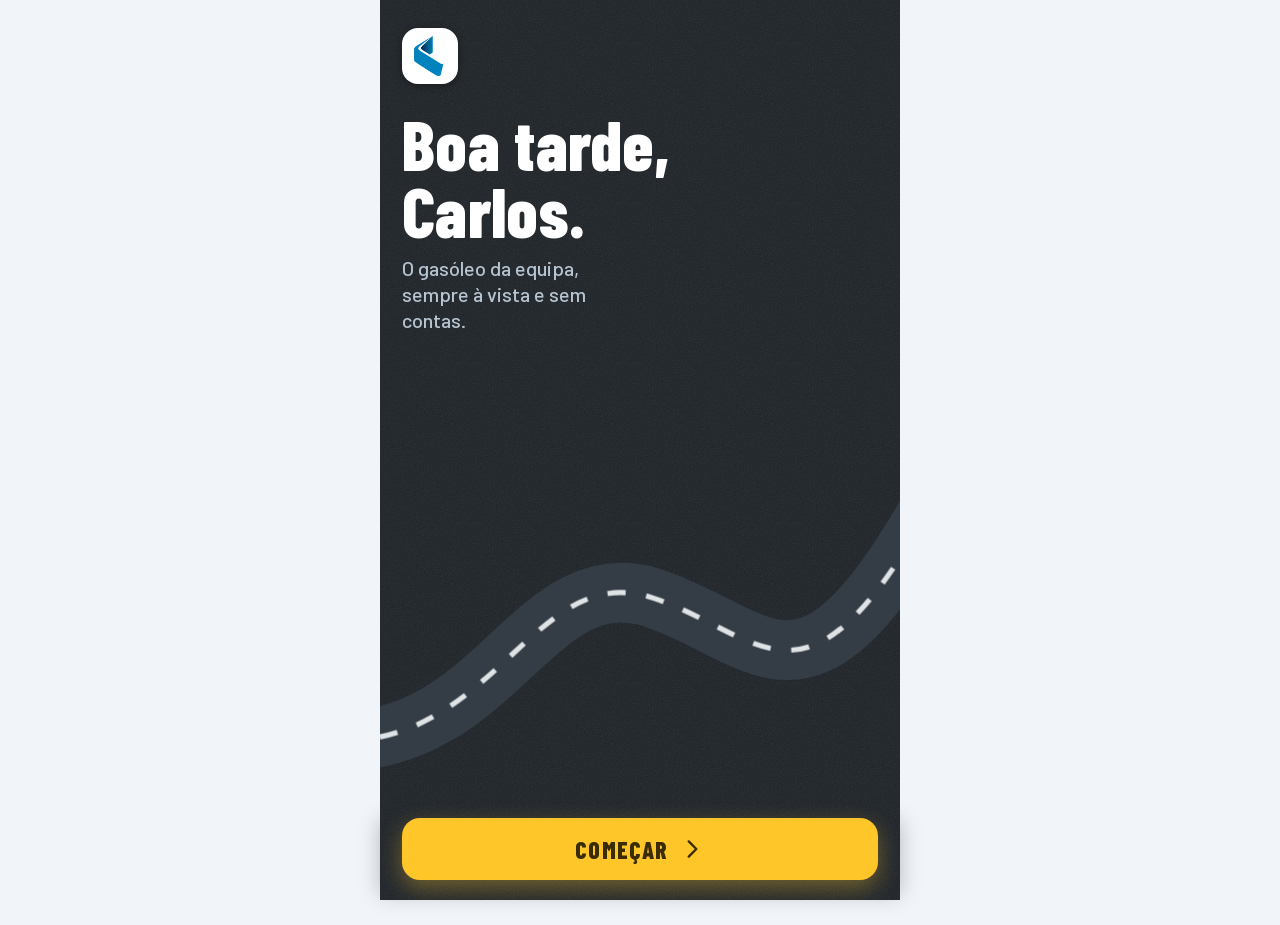
<file: index.html>
<!doctype html>
<html lang="pt-PT">
<head>
  <meta charset="utf-8">
  <meta name="viewport" content="width=device-width, initial-scale=1, viewport-fit=cover">
  <title>JJR · Gasóleo</title>
  <meta name="description" content="Controlo diário de gasóleo, horas das máquinas e depósito da carrinha.">
  <meta name="robots" content="noindex">
  <meta name="theme-color" content="#1c2126">
  <meta name="color-scheme" content="light">
  <meta name="apple-mobile-web-app-capable" content="yes">
  <meta name="mobile-web-app-capable" content="yes">
  <meta name="apple-mobile-web-app-status-bar-style" content="black-translucent">
  <meta name="apple-mobile-web-app-title" content="Gasóleo">
  <link rel="manifest" href="manifest.webmanifest">
  <link rel="icon" href="img/icon-192.png" type="image/png">
  <link rel="apple-touch-icon" href="img/apple-touch-icon.png">
  <link rel="preload" href="fonts/BarlowCondensed-800.woff2" as="font" type="font/woff2" crossorigin>
  <link rel="stylesheet" href="css/fonts.css">
  <link rel="stylesheet" href="css/app.css">
</head>
<body>
  <div id="demo-bar" class="demo-bar" hidden><span>Apresentação · dados fictícios</span><button id="demo-exit" type="button">Sair</button></div>
  <div id="app"><div id="view"></div></div>

  <nav class="tabs" aria-label="Navegação">
    <button class="tab on" data-view="hoje" type="button"><svg class="ic" width="26" height="26" viewBox="0 0 24 24" fill="none" stroke="currentColor" stroke-width="2.2" stroke-linecap="round" stroke-linejoin="round" aria-hidden="true"><path d="M3 11l9-8 9 8M5 10v10h14V10"/></svg><span>Hoje</span></button>
    <button class="tab" data-view="maquinas" type="button"><svg class="ic" width="26" height="26" viewBox="0 0 24 24" fill="none" stroke="currentColor" stroke-width="2.2" stroke-linecap="round" stroke-linejoin="round" aria-hidden="true"><path d="M3 7h11v9H3zM14 10h4l3 3v3h-7M7 19a2 2 0 100-4 2 2 0 000 4zM17 19a2 2 0 100-4 2 2 0 000 4z"/></svg><span>Máquinas</span></button>
    <button class="tab" data-view="mes" type="button"><svg class="ic" width="26" height="26" viewBox="0 0 24 24" fill="none" stroke="currentColor" stroke-width="2.2" stroke-linecap="round" stroke-linejoin="round" aria-hidden="true"><path d="M4 20V10M10 20V4M16 20v-7M22 20H2"/></svg><span>Mês</span></button>
  </nav>

  <div id="layers"></div>
  <div id="toasts" aria-live="polite"></div>
  <noscript>Esta aplicação precisa de JavaScript.</noscript>
  <script type="module" src="js/app.js"></script>
</body>
</html>
</file>
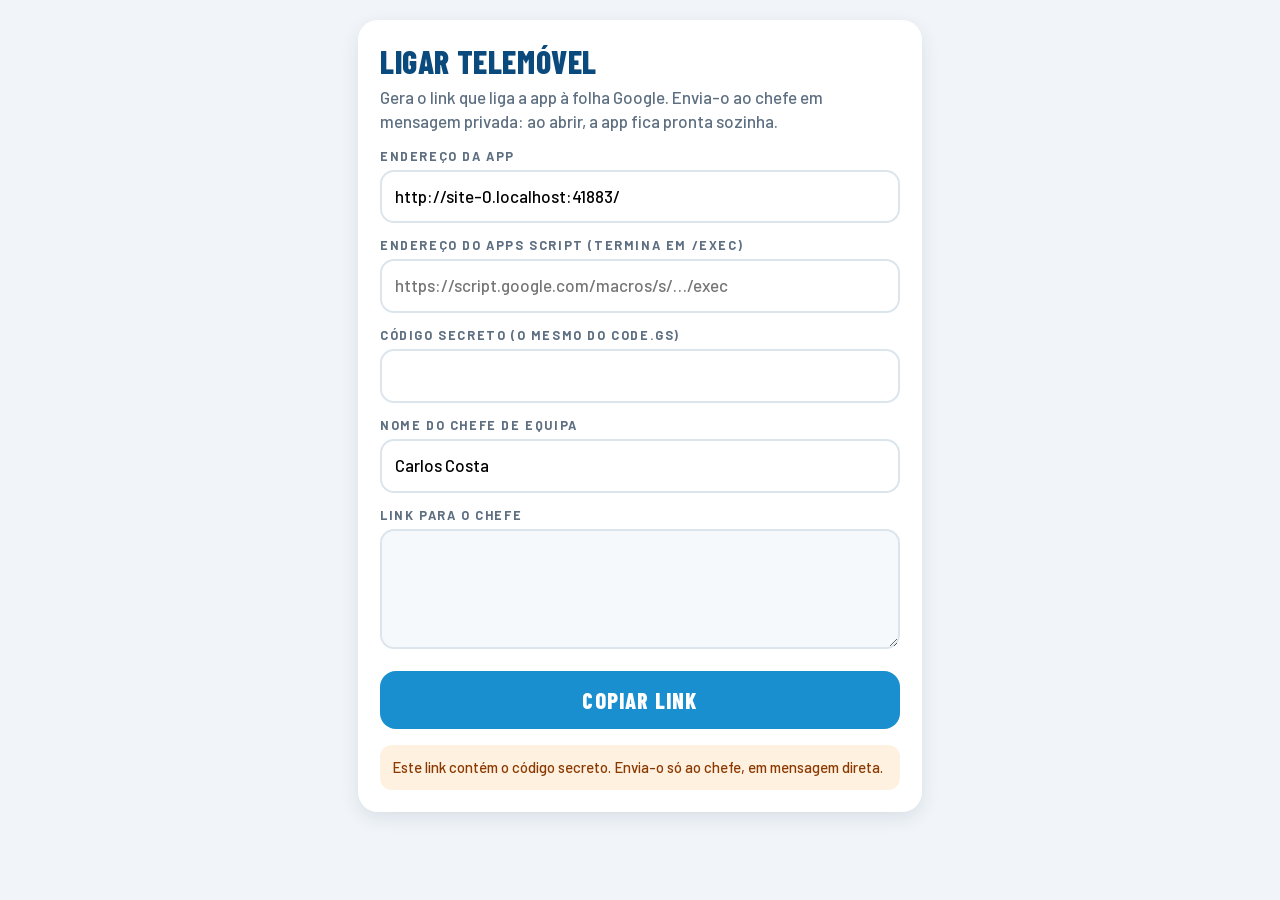
<file: ligar.html>
<!doctype html>
<html lang="pt-PT">
<head>
<meta charset="utf-8">
<meta name="viewport" content="width=device-width, initial-scale=1">
<meta name="robots" content="noindex">
<title>Ligar telemóvel · JJR Gasóleo</title>
<link rel="stylesheet" href="css/fonts.css">
<style>
  body { margin: 0; font: 500 17px/1.4 'Barlow', system-ui, sans-serif; background: #f1f5f9; color: #17212b; padding: 20px; }
  main { max-width: 520px; margin: 0 auto; background: #fff; border-radius: 20px; padding: 22px; box-shadow: 0 6px 18px rgba(11,40,70,.1); }
  h1 { font: 800 32px 'Barlow Condensed', sans-serif; letter-spacing: .6px; text-transform: uppercase; color: #0b4a7d; margin: 0 0 6px; }
  p { color: #5d6f80; margin: 0 0 14px; }
  label { display: block; font: 700 12.5px 'Barlow', sans-serif; letter-spacing: 1.6px; text-transform: uppercase; color: #5d6f80; margin: 14px 0 6px; }
  input, textarea { width: 100%; box-sizing: border-box; font: inherit; padding: 13px; border: 2.5px solid #dde5ec; border-radius: 14px; }
  textarea { min-height: 120px; word-break: break-all; background: #f6f9fc; }
  button { margin-top: 16px; width: 100%; min-height: 58px; border: 0; border-radius: 16px; background: #1a8fd0; color: #fff; font: 800 22px 'Barlow Condensed', sans-serif; letter-spacing: 1.2px; text-transform: uppercase; }
  .warn { margin-top: 16px; font-size: 15px; background: #fff1e0; color: #8a3a00; padding: 12px; border-radius: 12px; }
</style>
</head>
<body>
<main>
  <h1>Ligar telemóvel</h1>
  <p>Gera o link que liga a app à folha Google. Envia-o ao chefe em mensagem privada: ao abrir, a app fica pronta sozinha.</p>
  <label for="app">Endereço da app</label>
  <input id="app" autocapitalize="off">
  <label for="url">Endereço do Apps Script (termina em /exec)</label>
  <input id="url" placeholder="https://script.google.com/macros/s/…/exec" autocapitalize="off">
  <label for="tok">Código secreto (o mesmo do Code.gs)</label>
  <input id="tok" autocapitalize="off">
  <label for="nome">Nome do chefe de equipa</label>
  <input id="nome" value="Carlos Costa">
  <label for="out">Link para o chefe</label>
  <textarea id="out" readonly></textarea>
  <button id="copy" type="button">Copiar link</button>
  <div class="warn">Este link contém o código secreto. Envia-o só ao chefe, em mensagem direta.</div>
</main>
<script>
  const $ = (id) => document.getElementById(id);
  $('app').value = location.href.replace(/ligar\.html.*$/, '');
  const build = () => {
    const base = $('app').value.trim(), url = $('url').value.trim(), t = $('tok').value.trim(), n = $('nome').value.trim();
    $('out').value = base && url && t ? `${base}#setup=${encodeURIComponent(url)}&t=${encodeURIComponent(t)}${n ? '&n=' + encodeURIComponent(n) : ''}` : '';
  };
  ['app', 'url', 'tok', 'nome'].forEach((i) => $(i).addEventListener('input', build));
  $('copy').onclick = async () => { build(); try { await navigator.clipboard.writeText($('out').value); $('copy').textContent = 'Copiado ✓'; } catch { $('out').select(); } };
  build();
</script>
</body>
</html>
</file>
<file: css/fonts.css>
@font-face{font-family:'Barlow';font-weight:400;font-style:normal;font-display:swap;src:url(../fonts/Barlow-400.woff2) format('woff2');}
@font-face{font-family:'Barlow';font-weight:500;font-style:normal;font-display:swap;src:url(../fonts/Barlow-500.woff2) format('woff2');}
@font-face{font-family:'Barlow';font-weight:600;font-style:normal;font-display:swap;src:url(../fonts/Barlow-600.woff2) format('woff2');}
@font-face{font-family:'Barlow';font-weight:700;font-style:normal;font-display:swap;src:url(../fonts/Barlow-700.woff2) format('woff2');}
@font-face{font-family:'Barlow Condensed';font-weight:600;font-style:normal;font-display:swap;src:url(../fonts/BarlowCondensed-600.woff2) format('woff2');}
@font-face{font-family:'Barlow Condensed';font-weight:700;font-style:normal;font-display:swap;src:url(../fonts/BarlowCondensed-700.woff2) format('woff2');}
@font-face{font-family:'Barlow Condensed';font-weight:800;font-style:normal;font-display:swap;src:url(../fonts/BarlowCondensed-800.woff2) format('woff2');}
</file>
<file: css/app.css>
/* JJR · Gasóleo — asfalto no topo (impacto), claro no resto (legível ao sol) */
:root {
  --asf: #1c2126; --asf2: #262d34; --asf3: #343d46;
  --navy: #0b4a7d; --blue: #2c81bd; --sky: #1a8fd0;
  --sign: #ffc629; --paint: #f4f6f8;
  --bg: #f1f5f9; --card: #fff; --ink: #17212b; --muted: #5d6f80; --line: #dde5ec;
  --ok: #16a34a; --ok-soft: #e1f5e8; --warn: #ff7a00; --warn-soft: #fff1e0; --bad: #e5392b; --bad-soft: #fde8e5;
  --disp: 'Barlow Condensed', 'Arial Narrow', system-ui, sans-serif;
  --text: 'Barlow', system-ui, -apple-system, 'Segoe UI', sans-serif;
  --sb: env(safe-area-inset-bottom, 0px); --st: env(safe-area-inset-top, 0px);
  --shadow: 0 6px 18px rgba(11, 40, 70, .10), 0 1px 3px rgba(11, 40, 70, .08);
  --grain: url("data:image/svg+xml;utf8,<svg xmlns='http://www.w3.org/2000/svg' width='160' height='160'><filter id='n'><feTurbulence type='fractalNoise' baseFrequency='.85' numOctaves='2' stitchTiles='stitch'/><feColorMatrix values='0 0 0 0 1 0 0 0 0 1 0 0 0 0 1 0 0 0 .55 0'/></filter><rect width='100%' height='100%' filter='url(%23n)'/></svg>");
  --dash: repeating-linear-gradient(90deg, var(--paint) 0 16px, transparent 16px 30px);
}
* { box-sizing: border-box; -webkit-tap-highlight-color: transparent; }
html { -webkit-text-size-adjust: 100%; }
body { margin: 0; font: 500 17px/1.35 var(--text); color: var(--ink); background: var(--bg); -webkit-font-smoothing: antialiased; overscroll-behavior-y: none; min-height: 100dvh; }
button { font: inherit; color: inherit; border: 0; background: none; cursor: pointer; touch-action: manipulation; padding: 0; }
button:disabled { cursor: not-allowed; }
h1, h2, h3, p { margin: 0; }
input { font: inherit; }
[hidden] { display: none !important; }
.ic { display: block; flex: none; }
.ic-wrap { display: inline-flex; }
body.locked { overflow: hidden; }
:focus-visible { outline: 3px solid var(--sign); outline-offset: 2px; }

#app { max-width: 520px; margin: 0 auto; min-height: 100dvh; padding-bottom: calc(84px + var(--sb)); position: relative; }

/* ---------- faixa de apresentação ---------- */
.demo-bar { position: sticky; top: 0; z-index: 40; display: flex; align-items: center; justify-content: space-between; gap: 10px; padding: calc(6px + var(--st)) 14px 6px; background: var(--sign); color: #3a2c00; font: 700 14px var(--text); letter-spacing: .4px; text-transform: uppercase; }
.demo-bar button { background: #3a2c00; color: var(--sign); border-radius: 99px; padding: 7px 14px; font: 700 13px var(--text); text-transform: uppercase; }

/* ---------- topo de asfalto ---------- */
.hero { position: relative; color: #fff; background: radial-gradient(120% 80% at 0% 0%, #2c353d 0%, var(--asf) 55%), var(--asf); padding: calc(14px + var(--st)) 16px 22px; isolation: isolate; }
.demo-on .hero { padding-top: 14px; }
.hero::before { content: ''; position: absolute; inset: 0; background: var(--grain); opacity: .16; z-index: -1; pointer-events: none; }
.hero::after { content: ''; position: absolute; left: 0; right: 0; bottom: 0; height: 5px; background: var(--dash); opacity: .9; }
.hero.compact { padding-bottom: 18px; }
.brand { display: flex; align-items: center; gap: 10px; }
.brand-mark { width: 42px; height: 42px; border-radius: 12px; background: #fff; display: grid; place-items: center; box-shadow: 0 2px 10px rgba(0, 0, 0, .35); }
.brand-mark img { width: 30px; height: 30px; display: block; }
.brand-name { display: grid; line-height: 1; margin-right: auto; }
.brand-name b { font: 800 26px var(--disp); letter-spacing: 1px; }
.brand-name span { font: 600 12px var(--text); letter-spacing: 2.4px; text-transform: uppercase; color: #9fb1c2; margin-top: 3px; }
.sync { width: 12px; height: 12px; border-radius: 50%; background: var(--ok); box-shadow: 0 0 0 4px rgba(22, 163, 74, .25); flex: none; }
.sync.wait { background: var(--warn); box-shadow: 0 0 0 4px rgba(255, 122, 0, .28); animation: pulse 1.4s infinite; }
.sync.off { background: #7d8b99; box-shadow: 0 0 0 4px rgba(125, 139, 153, .25); }
.sync.bad { background: var(--bad); box-shadow: 0 0 0 4px rgba(229, 57, 43, .3); }
@keyframes pulse { 50% { opacity: .45; } }
.avatar { width: 44px; height: 44px; border-radius: 50%; background: linear-gradient(145deg, var(--sky), var(--navy)); color: #fff; font: 800 21px var(--disp); display: grid; place-items: center; border: 2px solid rgba(255, 255, 255, .85); }
.greet { margin-top: 18px; font: 700 clamp(34px, 9.5vw, 44px)/1 var(--disp); letter-spacing: .3px; }
.greet small { display: block; margin-top: 6px; font: 500 15px var(--text); letter-spacing: .2px; color: #9fb1c2; }
.greet small::first-letter { text-transform: uppercase; }
.page-title { margin-top: 16px; font: 800 38px/1 var(--disp); letter-spacing: .4px; text-transform: uppercase; }

/* ---------- depósito ---------- */
.tank { margin-top: 18px; }
.tank-label { font: 600 12.5px var(--text); letter-spacing: 2px; text-transform: uppercase; color: #9fb1c2; }
.tank-row { display: flex; align-items: flex-end; gap: 12px; margin: 2px 0 10px; }
.tank-num { font: 800 clamp(84px, 24vw, 108px)/.9 var(--disp); letter-spacing: -1px; font-variant-numeric: tabular-nums; }
.tank-of { padding-bottom: 8px; font: 600 22px/1.05 var(--disp); color: #b7c5d2; letter-spacing: .5px; }
.tank-of b { display: block; color: #fff; font-size: 26px; }
.road { position: relative; height: 34px; border-radius: 10px; background: var(--asf3); overflow: hidden; box-shadow: inset 0 2px 6px rgba(0, 0, 0, .5); }
.road-fill { position: absolute; inset: 0 auto 0 0; width: 0; background: linear-gradient(90deg, var(--navy), var(--sky)); transition: width 1.1s cubic-bezier(.2, .8, .2, 1), background .4s; }
.tank[data-tone='warn'] .road-fill { background: linear-gradient(90deg, #c65200, var(--warn)); }
.tank[data-tone='bad'] .road-fill { background: linear-gradient(90deg, #a3190f, var(--bad)); }
.road::after { content: ''; position: absolute; left: 0; right: 0; top: 50%; height: 4px; margin-top: -2px; background: var(--dash); opacity: .85; }
.road-res { position: absolute; top: 0; bottom: 0; width: 4px; margin-left: -2px; background: var(--sign); z-index: 2; }
.ticks { display: flex; justify-content: space-between; margin-top: 6px; font: 600 12.5px var(--text); color: #8696a6; letter-spacing: .4px; position: relative; height: 16px; }
.ticks .res { position: absolute; transform: translateX(-50%); color: var(--sign); white-space: nowrap; }
.forecast { display: flex; align-items: center; gap: 10px; margin-top: 14px; color: #dbe5ee; font: 500 16px/1.25 var(--text); }
.forecast b { color: #fff; }
.forecast .btn-fill { margin-left: auto; flex: none; }
.btn-fill { display: inline-flex; align-items: center; gap: 8px; height: 50px; padding: 0 18px; border-radius: 14px; background: var(--sky); color: #fff; font: 700 19px var(--disp); letter-spacing: .8px; text-transform: uppercase; box-shadow: 0 4px 14px rgba(26, 143, 208, .45); }
.btn-fill:active { transform: scale(.97); }
.alert-low { margin-top: 14px; display: flex; gap: 10px; align-items: center; background: var(--sign); color: #3a2c00; border-radius: 14px; padding: 12px 14px; font: 700 17px/1.2 var(--text); }
.alert-low.bad { background: var(--bad); color: #fff; }
.alert-low > span:not(.ic-wrap) { flex: 1; }

/* ---------- secções claras ---------- */
main { padding: 18px 16px 8px; }
.sec { display: flex; align-items: baseline; justify-content: space-between; margin: 6px 2px 12px; }
.sec h2 { font: 800 22px var(--disp); letter-spacing: 1.4px; text-transform: uppercase; color: var(--navy); }
.sec span { font: 500 14px var(--text); color: var(--muted); }
.grid { display: grid; grid-template-columns: 1fr 1fr; gap: 12px; }
.plate { display: inline-grid; place-items: center; min-width: 66px; height: 44px; padding: 0 12px; border-radius: 10px; background: linear-gradient(160deg, #1a6fb0, var(--navy)); color: #fff; font: 800 28px var(--disp); letter-spacing: 1px; box-shadow: inset 0 0 0 2.5px var(--navy), inset 0 0 0 4.5px #fff, 0 0 0 1.5px var(--navy); position: relative; }
.plate.sm { min-width: 54px; height: 38px; font-size: 23px; }
.mcard { background: var(--card); border-radius: 18px; box-shadow: var(--shadow); padding: 14px; text-align: left; display: grid; gap: 4px; min-height: 134px; align-content: start; position: relative; transition: transform .1s; width: 100%; }
.mcard:active { transform: scale(.97); }
.mcard .model { font: 500 15px var(--text); color: var(--muted); white-space: nowrap; overflow: hidden; text-overflow: ellipsis; margin-top: 6px; }
.mcard .meta { margin-top: auto; padding-top: 6px; display: grid; gap: 0; }
.mcard .meta b { font: 700 27px/1.05 var(--disp); letter-spacing: .3px; font-variant-numeric: tabular-nums; white-space: nowrap; }
.mcard .meta span { font: 500 13.5px var(--text); color: var(--muted); }
.dot { position: absolute; top: 14px; right: 14px; width: 12px; height: 12px; border-radius: 50%; background: var(--ok); }
.dot.warn { background: var(--warn); box-shadow: 0 0 0 4px var(--warn-soft); }
.dot.none { background: #c3cfda; }
.mcard.add { background: transparent; box-shadow: none; border: 2.5px dashed #b4c4d3; color: var(--navy); justify-items: center; align-content: center; text-align: center; }
.mcard.add span { font: 700 18px var(--disp); letter-spacing: 1px; text-transform: uppercase; }
.card { background: var(--card); border-radius: 18px; box-shadow: var(--shadow); }
.list { overflow: hidden; }
.li { display: flex; align-items: center; gap: 12px; width: 100%; text-align: left; padding: 12px 14px; min-height: 66px; }
.li + .li { border-top: 1px solid var(--line); }
.li:active { background: var(--bg); }
.li-main { flex: 1; min-width: 0; display: grid; }
.li-main b { font: 600 17px var(--text); white-space: nowrap; overflow: hidden; text-overflow: ellipsis; }
.li-main small { color: var(--muted); font: 500 14px var(--text); }
.li-val { font: 700 26px var(--disp); letter-spacing: .3px; font-variant-numeric: tabular-nums; text-align: right; }
.li-val small { display: block; font: 500 13px var(--text); color: var(--muted); }
.li-val.plus { color: var(--ok); }
.li-ic { width: 54px; height: 38px; display: grid; place-items: center; border-radius: 10px; background: var(--ok-soft); color: var(--ok); flex: none; }
.empty { text-align: center; color: var(--muted); padding: 26px 16px; display: grid; justify-items: center; gap: 4px; background: var(--card); border-radius: 18px; box-shadow: var(--shadow); }
.empty .ic { color: #b8c7d4; }
.empty b { color: var(--ink); font-weight: 600; }

/* ---------- máquinas ---------- */
.stack { display: grid; gap: 12px; }
.mrow { padding: 14px; text-align: left; width: 100%; display: grid; gap: 10px; }
.mrow-top { display: flex; align-items: center; gap: 12px; }
.mrow-top .model { flex: 1; min-width: 0; font: 600 17px var(--text); white-space: nowrap; overflow: hidden; text-overflow: ellipsis; }
.badge { font: 700 12px var(--text); padding: 5px 10px; border-radius: 99px; letter-spacing: .4px; text-transform: uppercase; background: var(--warn-soft); color: #b24b00; }
.stats3 { display: grid; grid-template-columns: repeat(3, 1fr); border-top: 1px solid var(--line); padding-top: 10px; }
.stats3 > div { display: grid; }
.stats3 b { font: 700 26px var(--disp); font-variant-numeric: tabular-nums; }
.stats3 span { font: 500 13px var(--text); color: var(--muted); }
.spark { color: var(--sky); padding: 4px 8px 0 0; }
.spark svg { width: 100%; height: 64px; overflow: visible; display: block; }
.spark-cap { font: 500 13px var(--text); color: var(--muted); }

/* ---------- mês ---------- */
.month { display: flex; align-items: center; justify-content: space-between; margin-top: 14px; }
.month .name { font: 800 30px var(--disp); letter-spacing: .6px; }
.month .name::first-letter { text-transform: uppercase; }
.month .arr { width: 48px; height: 48px; border-radius: 14px; background: rgba(255, 255, 255, .1); display: grid; place-items: center; }
.month .arr:disabled { opacity: .3; }
.big3 { display: grid; grid-template-columns: repeat(3, 1fr); gap: 8px; margin-top: 14px; }
.big3 > div { display: grid; }
.big3 b { font: 800 clamp(30px, 8.6vw, 38px)/1 var(--disp); font-variant-numeric: tabular-nums; }
.big3 b small { font-size: 16px; color: #9fb1c2; font-weight: 600; margin-left: 3px; }
.big3 span { font: 600 12px var(--text); color: #9fb1c2; letter-spacing: 1.2px; text-transform: uppercase; margin-top: 4px; }
.bars { padding: 6px 14px; }
.bar-row { display: grid; grid-template-columns: 60px 1fr; gap: 6px 12px; align-items: center; padding: 11px 0; }
.bar-row + .bar-row { border-top: 1px solid var(--line); }
.bar-id { font: 800 24px var(--disp); color: var(--navy); letter-spacing: .6px; }
.bar-track { height: 14px; border-radius: 7px; background: #e8eef4; overflow: hidden; }
.bar-fill { height: 100%; border-radius: 7px; background: linear-gradient(90deg, var(--navy), var(--sky)); }
.bar-txt { grid-column: 2; display: flex; justify-content: space-between; font: 500 14px var(--text); color: var(--muted); margin-top: -2px; }
.bar-txt b { color: var(--ink); font: 700 17px var(--disp); letter-spacing: .3px; }
.actions { display: grid; grid-template-columns: 1fr 1fr 1fr; gap: 10px; margin: 14px 0; }
.btn { display: inline-flex; align-items: center; justify-content: center; gap: 8px; min-height: 54px; padding: 0 14px; border-radius: 14px; font: 700 18px var(--disp); letter-spacing: .8px; text-transform: uppercase; background: #fff; color: var(--navy); box-shadow: var(--shadow); }
.btn:active:not(:disabled) { transform: scale(.97); }
.btn.primary { background: linear-gradient(180deg, var(--sky), var(--blue)); color: #fff; }
.btn.ok { background: linear-gradient(180deg, #22b455, var(--ok)); color: #fff; }
.btn.danger { background: var(--bad); color: #fff; }
.btn.danger-soft { background: var(--bad-soft); color: var(--bad); box-shadow: none; }
.btn:disabled { opacity: .45; box-shadow: none; }
.btn-row { display: flex; gap: 10px; margin-top: 14px; }
.btn-row .btn { flex: 1; }

/* ---------- navegação ---------- */
.tabs { position: fixed; left: 0; right: 0; bottom: 0; z-index: 30; max-width: 520px; margin: 0 auto; display: flex; background: var(--asf); padding: 6px 6px calc(6px + var(--sb)); box-shadow: 0 -6px 20px rgba(0, 0, 0, .25); }
.tab { flex: 1; display: grid; justify-items: center; gap: 3px; padding: 10px 0 6px; color: #8d9cab; font: 700 14px var(--disp); letter-spacing: 1.2px; text-transform: uppercase; min-height: 62px; align-content: center; position: relative; }
.tab.on { color: #fff; }
.tab.on::before { content: ''; position: absolute; top: 0; left: 28%; right: 28%; height: 4px; border-radius: 0 0 4px 4px; background: var(--sign); }

/* ---------- camadas (ecrã cheio e folhas) ---------- */
#layers { position: relative; z-index: 60; }
.layer { position: fixed; inset: 0; z-index: 60; background: var(--bg); display: flex; flex-direction: column; max-width: 520px; margin: 0 auto; transform: translateY(26px); opacity: 0; transition: transform .26s ease, opacity .26s; }
.layer.in { transform: none; opacity: 1; }
.layer-top { position: relative; display: flex; align-items: center; gap: 12px; background: var(--asf); color: #fff; padding: calc(8px + var(--st)) 12px 12px; isolation: isolate; }
.layer-top::before { content: ''; position: absolute; inset: 0; background: var(--grain); opacity: .16; z-index: -1; }
.layer-top::after { content: ''; position: absolute; left: 0; right: 0; bottom: 0; height: 4px; background: var(--dash); }
.layer-top .x { width: 46px; height: 46px; border-radius: 14px; display: grid; place-items: center; background: rgba(255, 255, 255, .1); flex: none; }
.layer-top .ttl { flex: 1; min-width: 0; display: grid; }
.layer-top .ttl b { font: 700 22px/1.05 var(--disp); letter-spacing: .8px; text-transform: uppercase; white-space: nowrap; overflow: hidden; text-overflow: ellipsis; }
.layer-top .ttl span { font: 500 14px var(--text); color: #a9b9c8; }
.layer-body { flex: 1; overflow-y: auto; padding: 14px 16px 0; display: flex; flex-direction: column; gap: 10px; }
.cta-bar { position: sticky; bottom: 0; margin: auto -16px 0; padding: 10px 16px calc(12px + var(--sb)); background: linear-gradient(to top, var(--bg) 78%, rgba(241, 245, 249, 0)); z-index: 2; }
.cta { width: 100%; min-height: 62px; border-radius: 18px; font: 800 24px var(--disp); letter-spacing: 1.2px; text-transform: uppercase; color: #fff; background: linear-gradient(180deg, var(--sky), var(--blue)); box-shadow: 0 8px 20px rgba(26, 143, 208, .4); display: flex; align-items: center; justify-content: center; gap: 10px; }
.cta.ok { background: linear-gradient(180deg, #22b455, var(--ok)); box-shadow: 0 8px 20px rgba(22, 163, 74, .4); }
.cta:disabled { background: #c7d2dc; box-shadow: none; color: #fff; }
.cta:active:not(:disabled) { transform: scale(.98); }

/* campos + teclado */
.pf { display: grid; grid-auto-flow: column; grid-auto-columns: 1fr; gap: 10px; }
.pf-box { background: #fff; border-radius: 18px; border: 3px solid var(--line); padding: 8px 14px 6px; text-align: left; transition: border-color .15s, box-shadow .15s; min-width: 0; }
.pf-box.on { border-color: var(--sky); box-shadow: 0 0 0 5px rgba(26, 143, 208, .16); }
.pf-label { display: block; font: 700 13px var(--text); letter-spacing: 1.8px; text-transform: uppercase; color: var(--muted); }
.pf-box.on .pf-label { color: var(--sky); }
.pf-line { display: flex; align-items: baseline; gap: 6px; }
.pf-num { font: 800 clamp(44px, 8.2dvh, 64px)/1.05 var(--disp); color: var(--navy); font-variant-numeric: tabular-nums; letter-spacing: -.5px; white-space: nowrap; overflow: hidden; text-overflow: clip; }
.pf-num.sm { font-size: clamp(38px, 6.6dvh, 54px); }
.pf-num.xs { font-size: clamp(32px, 5.6dvh, 44px); }
.pf-num.blank { color: #c5d1db; }
.pf-unit { font: 700 22px var(--disp); color: var(--muted); }
.calc { display: grid; grid-template-columns: repeat(3, 1fr); background: var(--asf); color: #fff; border-radius: 16px; padding: 9px 4px; position: relative; overflow: hidden; }
.calc > div { display: grid; justify-items: center; text-align: center; padding: 0 4px; }
.calc > div + div { border-left: 1px solid rgba(255, 255, 255, .12); }
.calc b { font: 800 clamp(24px, 4.4dvh, 30px)/1.05 var(--disp); font-variant-numeric: tabular-nums; }
.calc b.dim { color: #5c6b79; }
.calc span { font: 600 11.5px var(--text); letter-spacing: 1.2px; text-transform: uppercase; color: #8d9cab; }
.slot { min-height: 44px; display: flex; align-items: center; }
.chips { display: flex; gap: 8px; overflow-x: auto; scrollbar-width: none; width: 100%; }
.chips::-webkit-scrollbar { display: none; }
.chip { flex: none; min-height: 44px; padding: 0 18px; border-radius: 99px; background: #dbeaf6; color: var(--navy); font: 700 21px var(--disp); letter-spacing: .5px; }
.chip:active { background: var(--sky); color: #fff; }
.note { display: flex; align-items: center; gap: 8px; width: 100%; padding: 8px 12px; border-radius: 12px; background: var(--warn-soft); color: #8a3a00; font: 600 15px/1.2 var(--text); }
.note.info { background: #e1eefa; color: var(--navy); }
.kp-grid { display: grid; grid-template-columns: repeat(3, 1fr); gap: 8px; }
.kp-key { height: clamp(44px, 7.6dvh, 66px); border-radius: 16px; background: #fff; box-shadow: 0 3px 0 #d3dfe9; font: 700 clamp(28px, 4.6dvh, 36px) var(--disp); color: var(--navy); display: grid; place-items: center; user-select: none; -webkit-user-select: none; transition: transform .06s; }
.kp-key:active { transform: translateY(3px); box-shadow: none; background: #dbeaf6; }
.kp-del { background: transparent; box-shadow: none; color: var(--muted); }

/* folhas */
.sheet-wrap { position: fixed; inset: 0; z-index: 70; display: flex; align-items: flex-end; justify-content: center; pointer-events: none; }
.sheet-bd { position: absolute; inset: 0; background: rgba(10, 18, 26, .6); opacity: 0; transition: opacity .25s; pointer-events: auto; }
.sheet { position: relative; width: 100%; max-width: 520px; max-height: 92dvh; overflow-y: auto; background: #fff; border-radius: 26px 26px 0 0; padding: 10px 16px calc(18px + var(--sb)); transform: translateY(100%); transition: transform .28s cubic-bezier(.2, .9, .3, 1); pointer-events: auto; }
.sheet-wrap.in .sheet-bd { opacity: 1; }
.sheet-wrap.in .sheet { transform: none; }
.grab { width: 44px; height: 5px; border-radius: 9px; background: #d4dde6; margin: 0 auto 12px; }
.sheet h3 { font: 800 26px var(--disp); letter-spacing: .8px; text-transform: uppercase; color: var(--navy); margin-bottom: 12px; }
.confirm-msg { font: 600 19px/1.3 var(--text); margin: 4px 0; }
.field { display: grid; gap: 5px; margin-bottom: 12px; }
.field > span { font: 700 12.5px var(--text); letter-spacing: 1.6px; text-transform: uppercase; color: var(--muted); }
.input { width: 100%; min-height: 56px; padding: 0 14px; border-radius: 14px; border: 2.5px solid var(--line); background: #fff; font: 500 20px var(--text); color: var(--ink); outline: none; appearance: none; -webkit-appearance: none; }
.input:focus { border-color: var(--sky); box-shadow: 0 0 0 4px rgba(26, 143, 208, .15); }
.form-err { color: var(--bad); font-weight: 600; min-height: 6px; margin-bottom: 6px; }
.form-note { font-weight: 600; margin: 8px 0; }
.form-note.ok { color: var(--ok); } .form-note.bad { color: var(--bad); }
details.more { background: var(--bg); border-radius: 14px; padding: 12px 14px; margin: 10px 0; }
details.more summary { font: 700 17px var(--disp); letter-spacing: .8px; text-transform: uppercase; color: var(--navy); cursor: pointer; }
details.more[open] summary { margin-bottom: 10px; }
.set-sec { margin: 18px 0 8px; font: 700 12.5px var(--text); letter-spacing: 1.8px; text-transform: uppercase; color: var(--muted); }
.muted { color: var(--muted); font-size: 15px; }
.row2 { display: grid; grid-template-columns: 1fr 1fr; gap: 10px; }

/* ---------- toasts e banner de atualização ---------- */
#toasts { position: fixed; left: 0; right: 0; bottom: calc(92px + var(--sb)); z-index: 90; display: grid; gap: 8px; justify-items: center; padding: 0 16px; pointer-events: none; }
.toast { pointer-events: auto; display: flex; align-items: center; gap: 14px; background: #0f161c; color: #fff; padding: 12px 14px 12px 18px; border-radius: 16px; box-shadow: 0 10px 30px rgba(0, 0, 0, .35); font: 600 17px var(--text); transform: translateY(20px); opacity: 0; transition: .25s; max-width: 100%; border-left: 5px solid var(--sky); }
.toast.in { transform: none; opacity: 1; }
.toast.ok { border-left-color: #35d07f; }
.toast button { color: var(--sign); font: 800 19px var(--disp); letter-spacing: 1px; text-transform: uppercase; padding: 8px 6px; margin: -6px -4px -6px 0; }

/* ---------- abertura (onboarding) ---------- */
.intro { position: fixed; inset: 0; z-index: 80; background: var(--asf); color: #fff; display: flex; flex-direction: column; max-width: 520px; margin: 0 auto; isolation: isolate; overflow: hidden; }
.intro::before { content: ''; position: absolute; inset: 0; background: var(--grain); opacity: .16; z-index: -1; }
.intro-body { flex: 1; display: flex; flex-direction: column; padding: calc(28px + var(--st)) 22px 0; min-height: 0; }
.intro .brand-mark { width: 56px; height: 56px; border-radius: 16px; }
.intro .brand-mark img { width: 40px; height: 40px; }
.intro h1 { font: 800 clamp(52px, 15vw, 70px)/.95 var(--disp); margin-top: 26px; letter-spacing: .3px; }
.intro p.lead { margin-top: 12px; font: 500 20px/1.3 var(--text); color: #b7c5d2; max-width: 22ch; }
.intro svg.way { position: absolute; left: 0; right: 0; bottom: 120px; width: 100%; height: 38dvh; pointer-events: none; }
.way .asph { stroke: var(--asf3); stroke-width: 46; fill: none; stroke-linecap: round; stroke-dasharray: 1; stroke-dashoffset: 1; animation: draw 1.8s .2s ease-out forwards; }
.way .mark { stroke: var(--paint); stroke-width: 4; fill: none; stroke-dasharray: 14 16; stroke-linecap: butt; opacity: 0; animation: fadein .6s 1.4s forwards; }
@keyframes draw { to { stroke-dashoffset: 0; } }
@keyframes fadein { to { opacity: .9; } }
.intro-foot { position: relative; padding: 0 22px calc(20px + var(--sb)); }
.intro .cta { background: var(--sign); color: #3a2c00; box-shadow: 0 8px 22px rgba(255, 198, 41, .35); }
.intro .cta:disabled { background: #50595f; color: #9aa6b1; box-shadow: none; }
.intro .layer-body, .intro .setup { flex: 1; overflow-y: auto; padding: calc(24px + var(--st)) 20px 0; display: flex; flex-direction: column; gap: 12px; }
.intro h2 { font: 800 40px/1 var(--disp); letter-spacing: .4px; text-transform: uppercase; }
.intro .pf-box { background: var(--asf2); border-color: var(--asf3); }
.intro .pf-box.on { border-color: var(--sign); box-shadow: 0 0 0 5px rgba(255, 198, 41, .18); }
.intro .pf-num { color: #fff; }
.intro .pf-num.blank { color: #5d6b78; }
.intro .pf-label, .intro .pf-unit { color: #9fb1c2; }
.intro .pf-box.on .pf-label { color: var(--sign); }
.intro .kp-key { background: var(--asf2); color: #fff; box-shadow: 0 3px 0 #11161a; }
.intro .kp-key:active { background: var(--asf3); }
.intro .kp-del { background: transparent; box-shadow: none; color: #9fb1c2; }

@media (prefers-reduced-motion: reduce) { * { animation-duration: .01ms !important; transition-duration: .01ms !important; } }
@media (max-height: 700px) { .greet { margin-top: 12px; } .tank { margin-top: 12px; } }
@media print {
  .tabs, .demo-bar, #toasts, #layers, .no-print, .avatar, .sync { display: none !important; }
  body { background: #fff; } #app { padding: 0; max-width: none; }
  .hero { background: #fff !important; color: #000; padding: 0 0 8px; } .hero::before, .hero::after { display: none; }
  .big3 span, .big3 b small, .brand-name span { color: #444; }
  .card { box-shadow: none; border: 1px solid #ccc; }
}
</file>
